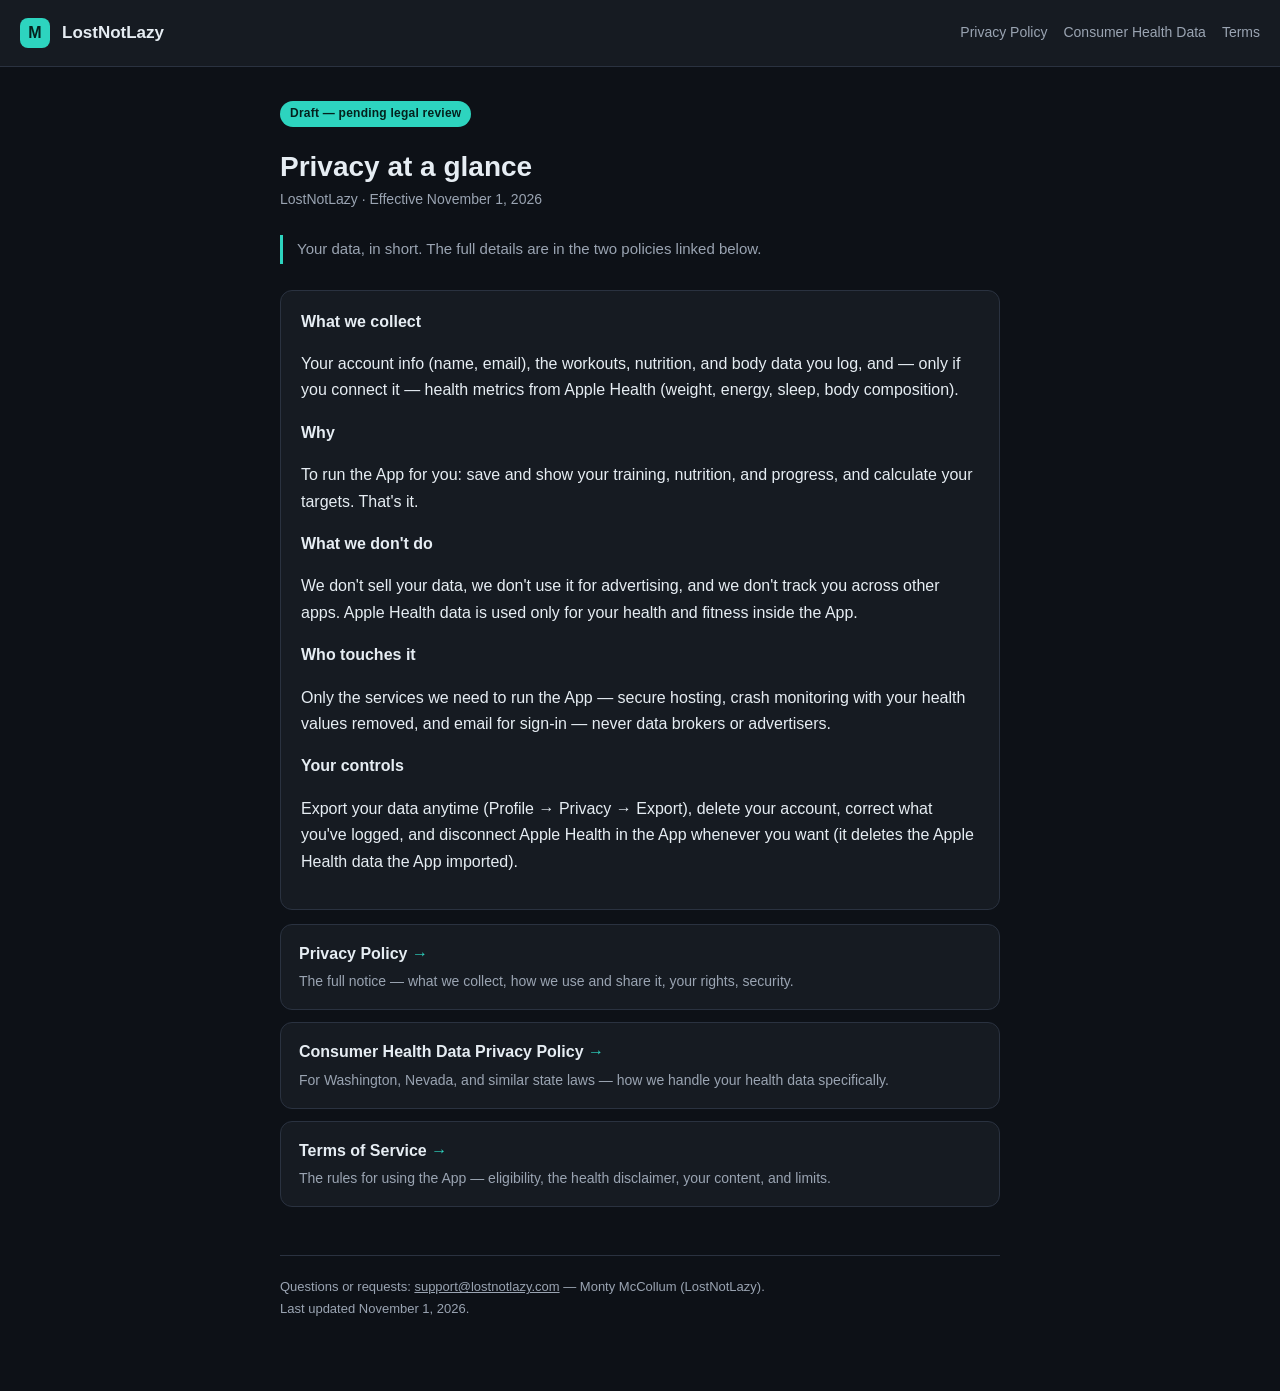
<file: index.html>
<!doctype html>
<html lang="en">
<head>
<meta charset="utf-8" />
<meta name="viewport" content="width=device-width, initial-scale=1" />
<title>LostNotLazy — Privacy</title>
<meta name="description" content="LostNotLazy privacy — what we collect, why, and your controls." />
<link rel="stylesheet" href="style.css" />
</head>
<body>
<header class="site">
  <span class="mark">M</span>
  <span class="name">LostNotLazy</span>
  <nav>
    <a href="privacy.html">Privacy Policy</a>
    <a href="consumer-health-data.html">Consumer Health Data</a>
    <a href="terms.html">Terms</a>
  </nav>
</header>

<div class="wrap">
  <span class="draft">Draft — pending legal review</span>
  <h1>Privacy at a glance</h1>
  <p class="eff">LostNotLazy · Effective November 1, 2026</p>

  <p class="lead">Your data, in short. The full details are in the two policies linked below.</p>

  <div class="card">
    <h3>What we collect</h3>
    <p>Your account info (name, email), the workouts, nutrition, and body data you log, and — only if you
    connect it — health metrics from Apple Health (weight, energy, sleep, body composition).</p>
    <h3>Why</h3>
    <p>To run the App for you: save and show your training, nutrition, and progress, and calculate your
    targets. That's it.</p>
    <h3>What we don't do</h3>
    <p>We don't sell your data, we don't use it for advertising, and we don't track you across other apps.
    Apple Health data is used only for your health and fitness inside the App.</p>
    <h3>Who touches it</h3>
    <p>Only the services we need to run the App — secure hosting, crash monitoring with your health values
    removed, and email for sign-in — never data brokers or advertisers.</p>
    <h3>Your controls</h3>
    <p>Export your data anytime (Profile → Privacy → Export), delete your account, correct what you've logged,
    and disconnect Apple Health in the App whenever you want (it deletes the Apple Health data the App imported).</p>
  </div>

  <a class="cta" href="privacy.html">
    <div class="t">Privacy Policy</div>
    <div class="d">The full notice — what we collect, how we use and share it, your rights, security.</div>
  </a>
  <a class="cta" href="consumer-health-data.html">
    <div class="t">Consumer Health Data Privacy Policy</div>
    <div class="d">For Washington, Nevada, and similar state laws — how we handle your health data specifically.</div>
  </a>
  <a class="cta" href="terms.html">
    <div class="t">Terms of Service</div>
    <div class="d">The rules for using the App — eligibility, the health disclaimer, your content, and limits.</div>
  </a>

  <div class="footer">
    Questions or requests: <a href="mailto:support@lostnotlazy.com">support@lostnotlazy.com</a> — Monty McCollum (LostNotLazy).<br />
    Last updated November 1, 2026.
  </div>
</div>
</body>
</html>
</file>
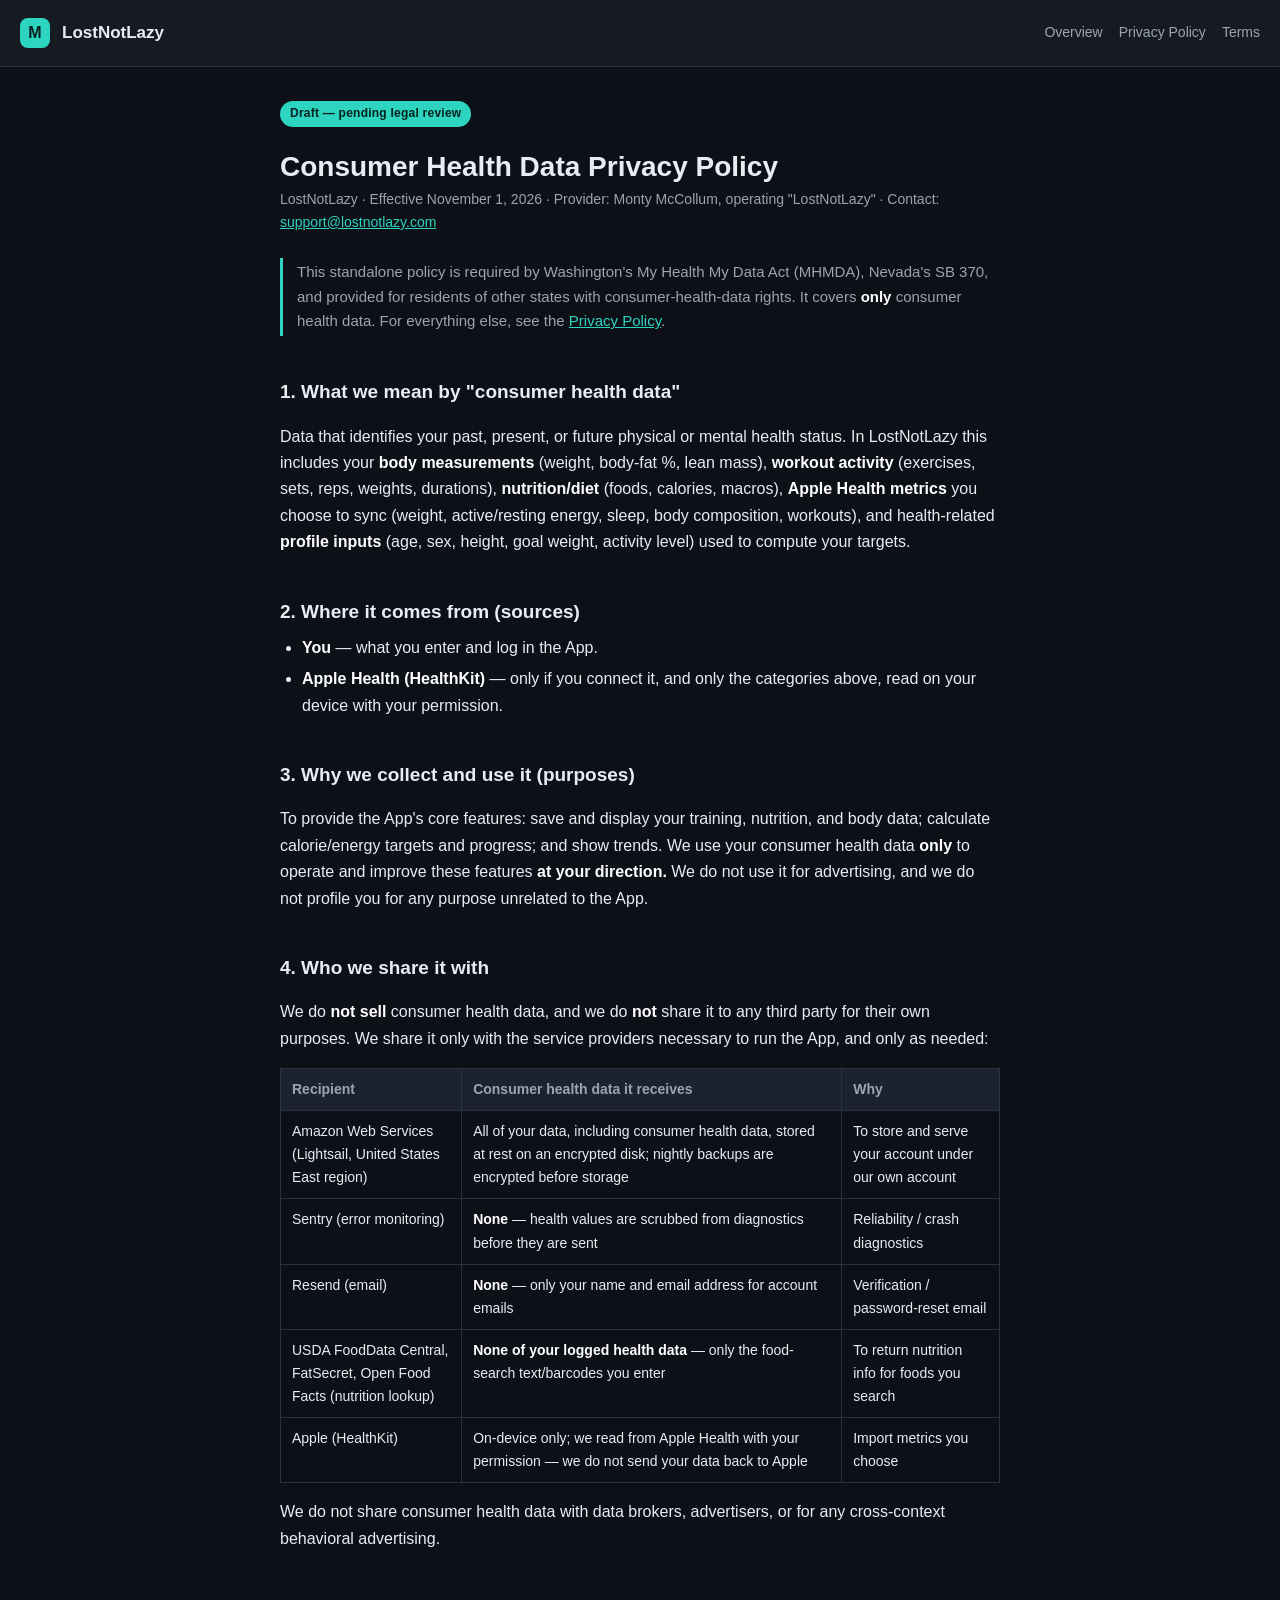
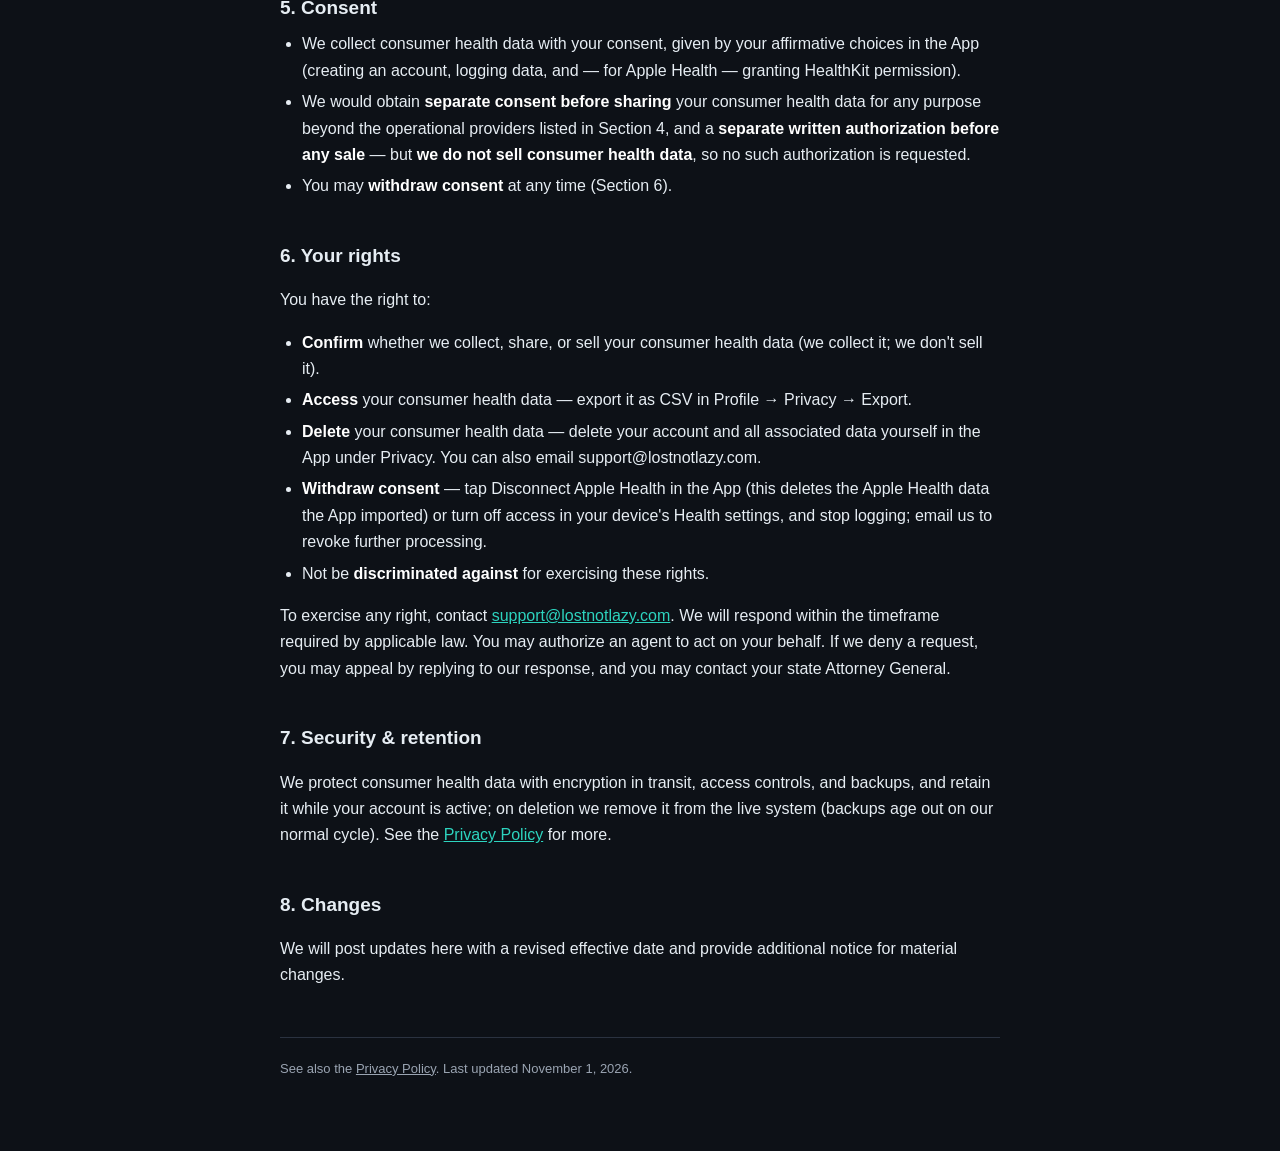
<file: consumer-health-data.html>
<!doctype html>
<html lang="en">
<head>
<meta charset="utf-8" />
<meta name="viewport" content="width=device-width, initial-scale=1" />
<title>Consumer Health Data Privacy Policy — LostNotLazy</title>
<meta name="description" content="LostNotLazy Consumer Health Data Privacy Policy (Washington MHMDA, Nevada, and similar)." />
<link rel="stylesheet" href="style.css" />
</head>
<body>
<header class="site">
  <span class="mark">M</span>
  <span class="name">LostNotLazy</span>
  <nav>
    <a href="index.html">Overview</a>
    <a href="privacy.html">Privacy Policy</a>
    <a href="terms.html">Terms</a>
  </nav>
</header>

<div class="wrap">
  <span class="draft">Draft — pending legal review</span>
  <h1>Consumer Health Data Privacy Policy</h1>
  <p class="eff">LostNotLazy · Effective November 1, 2026 · Provider: Monty McCollum, operating "LostNotLazy" · Contact: <a href="mailto:support@lostnotlazy.com">support@lostnotlazy.com</a></p>

  <p class="lead">This standalone policy is required by Washington's My Health My Data Act (MHMDA), Nevada's
  SB 370, and provided for residents of other states with consumer-health-data rights. It covers
  <strong>only</strong> consumer health data. For everything else, see the
  <a href="privacy.html">Privacy Policy</a>.</p>

  <h2>1. What we mean by "consumer health data"</h2>
  <p>Data that identifies your past, present, or future physical or mental health status. In LostNotLazy this
  includes your <strong>body measurements</strong> (weight, body-fat %, lean mass), <strong>workout
  activity</strong> (exercises, sets, reps, weights, durations), <strong>nutrition/diet</strong> (foods,
  calories, macros), <strong>Apple Health metrics</strong> you choose to sync (weight, active/resting energy,
  sleep, body composition, workouts), and health-related <strong>profile inputs</strong> (age, sex, height,
  goal weight, activity level) used to compute your targets.</p>

  <h2>2. Where it comes from (sources)</h2>
  <ul>
    <li><strong>You</strong> — what you enter and log in the App.</li>
    <li><strong>Apple Health (HealthKit)</strong> — only if you connect it, and only the categories above, read on your device with your permission.</li>
  </ul>

  <h2>3. Why we collect and use it (purposes)</h2>
  <p>To provide the App's core features: save and display your training, nutrition, and body data; calculate
  calorie/energy targets and progress; and show trends. We use your consumer health data <strong>only</strong>
  to operate and improve these features <strong>at your direction.</strong> We do not use it for advertising,
  and we do not profile you for any purpose unrelated to the App.</p>

  <h2>4. Who we share it with</h2>
  <p>We do <strong>not sell</strong> consumer health data, and we do <strong>not</strong> share it to any third
  party for their own purposes. We share it only with the service providers necessary to run the App, and only
  as needed:</p>
  <table>
    <thead><tr><th>Recipient</th><th>Consumer health data it receives</th><th>Why</th></tr></thead>
    <tbody>
      <tr><td>Amazon Web Services (Lightsail, United States East region)</td><td>All of your data, including consumer health data, stored at rest on an encrypted disk; nightly backups are encrypted before storage</td><td>To store and serve your account under our own account</td></tr>
      <tr><td>Sentry (error monitoring)</td><td><strong>None</strong> — health values are scrubbed from diagnostics before they are sent</td><td>Reliability / crash diagnostics</td></tr>
      <tr><td>Resend (email)</td><td><strong>None</strong> — only your name and email address for account emails</td><td>Verification / password-reset email</td></tr>
      <tr><td>USDA FoodData Central, FatSecret, Open Food Facts (nutrition lookup)</td><td><strong>None of your logged health data</strong> — only the food-search text/barcodes you enter</td><td>To return nutrition info for foods you search</td></tr>
      <tr><td>Apple (HealthKit)</td><td>On-device only; we read from Apple Health with your permission — we do not send your data back to Apple</td><td>Import metrics you choose</td></tr>
    </tbody>
  </table>
  <p>We do not share consumer health data with data brokers, advertisers, or for any cross-context behavioral
  advertising.</p>

  <h2>5. Consent</h2>
  <ul>
    <li>We collect consumer health data with your consent, given by your affirmative choices in the App (creating an account, logging data, and — for Apple Health — granting HealthKit permission).</li>
    <li>We would obtain <strong>separate consent before sharing</strong> your consumer health data for any purpose beyond the operational providers listed in Section 4, and a <strong>separate written authorization before any sale</strong> — but <strong>we do not sell consumer health data</strong>, so no such authorization is requested.</li>
    <li>You may <strong>withdraw consent</strong> at any time (Section 6).</li>
  </ul>

  <h2>6. Your rights</h2>
  <p>You have the right to:</p>
  <ul>
    <li><strong>Confirm</strong> whether we collect, share, or sell your consumer health data (we collect it; we don't sell it).</li>
    <li><strong>Access</strong> your consumer health data — export it as CSV in Profile → Privacy → Export.</li>
    <li><strong>Delete</strong> your consumer health data — delete your account and all associated data yourself in the App under Privacy. You can also email support@lostnotlazy.com.</li>
    <li><strong>Withdraw consent</strong> — tap Disconnect Apple Health in the App (this deletes the Apple Health data the App imported) or turn off access in your device's Health settings, and stop logging; email us to revoke further processing.</li>
    <li>Not be <strong>discriminated against</strong> for exercising these rights.</li>
  </ul>
  <p>To exercise any right, contact <a href="mailto:support@lostnotlazy.com">support@lostnotlazy.com</a>.
  We will respond within the timeframe required by applicable law. You may authorize an agent to act on your
  behalf. If we deny a request, you may appeal by replying to our response, and you may contact your state
  Attorney General.</p>

  <h2>7. Security &amp; retention</h2>
  <p>We protect consumer health data with encryption in transit, access controls, and backups, and retain it
  while your account is active; on deletion we remove it from the live system (backups age out on our normal
  cycle). See the <a href="privacy.html">Privacy Policy</a> for more.</p>

  <h2>8. Changes</h2>
  <p>We will post updates here with a revised effective date and provide additional notice for material
  changes.</p>

  <div class="footer">
    See also the <a href="privacy.html">Privacy Policy</a>. Last updated November 1, 2026.
  </div>
</div>
</body>
</html>
</file>
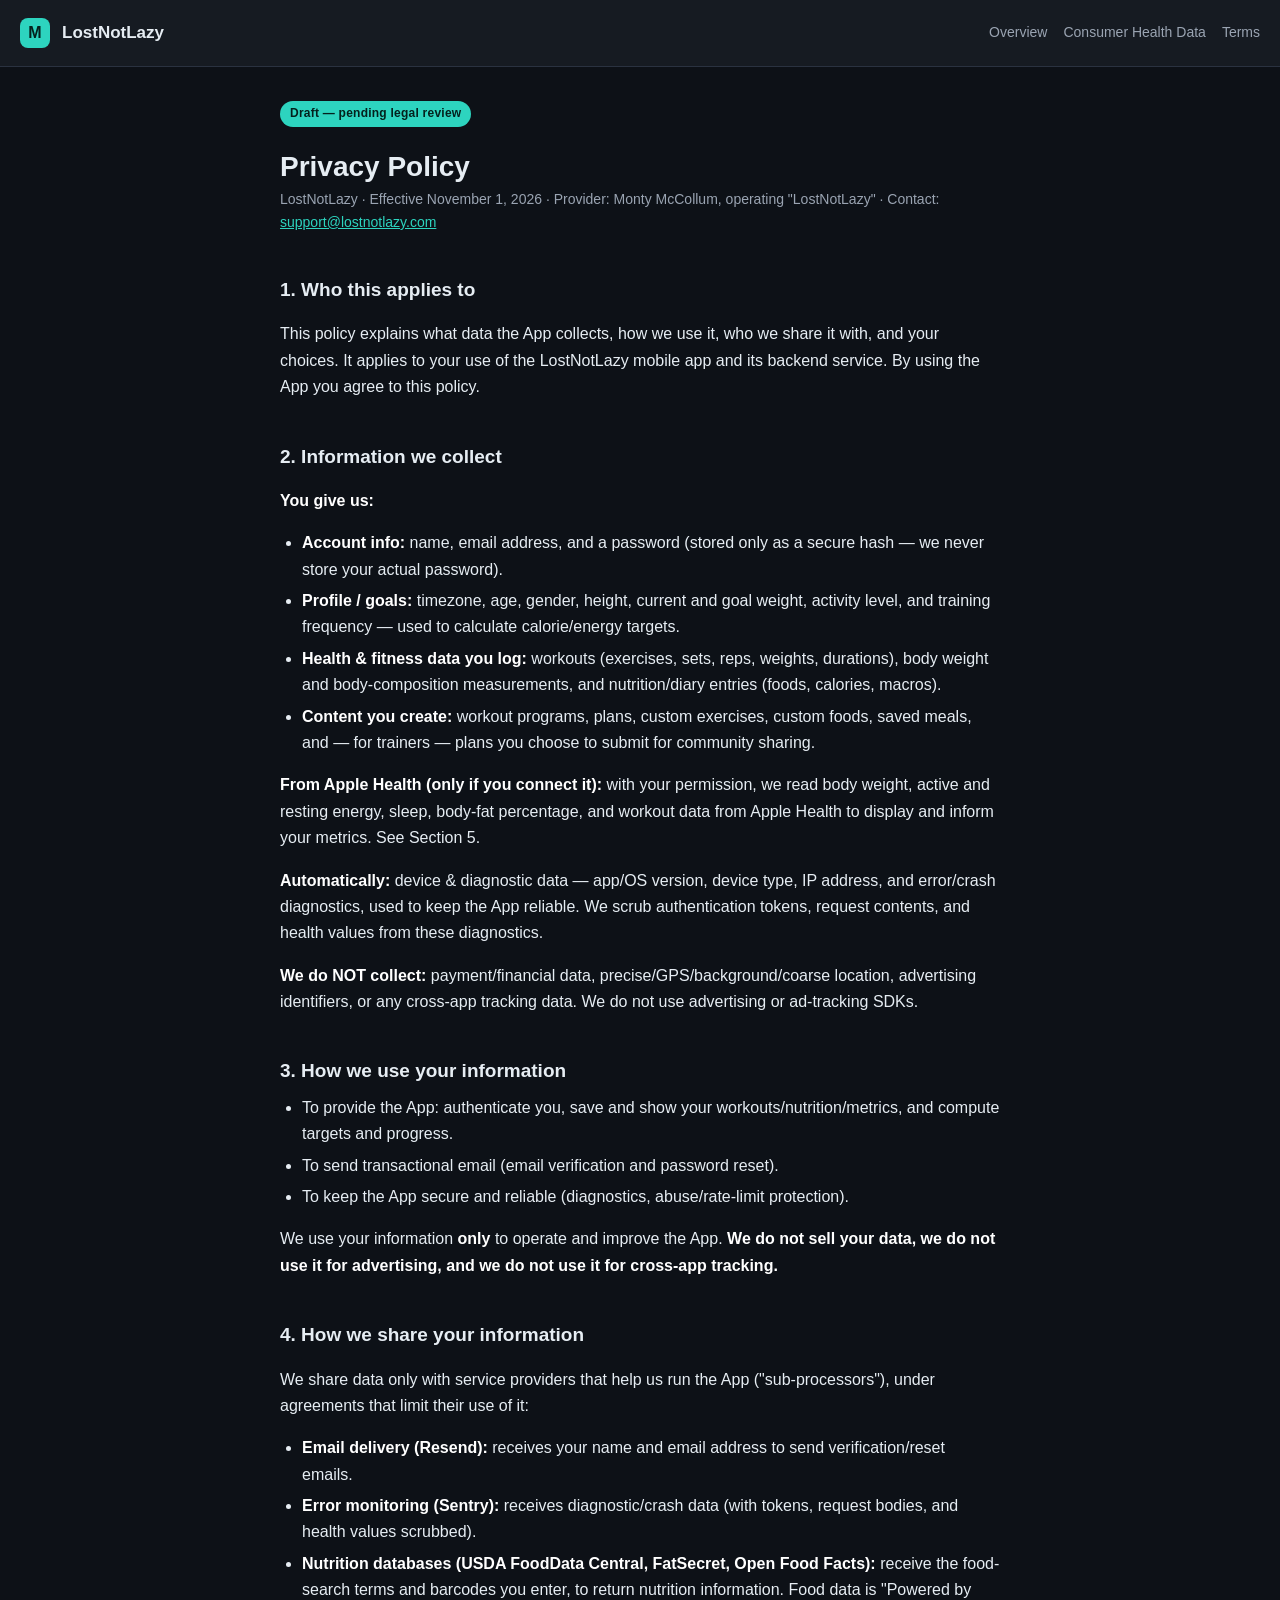
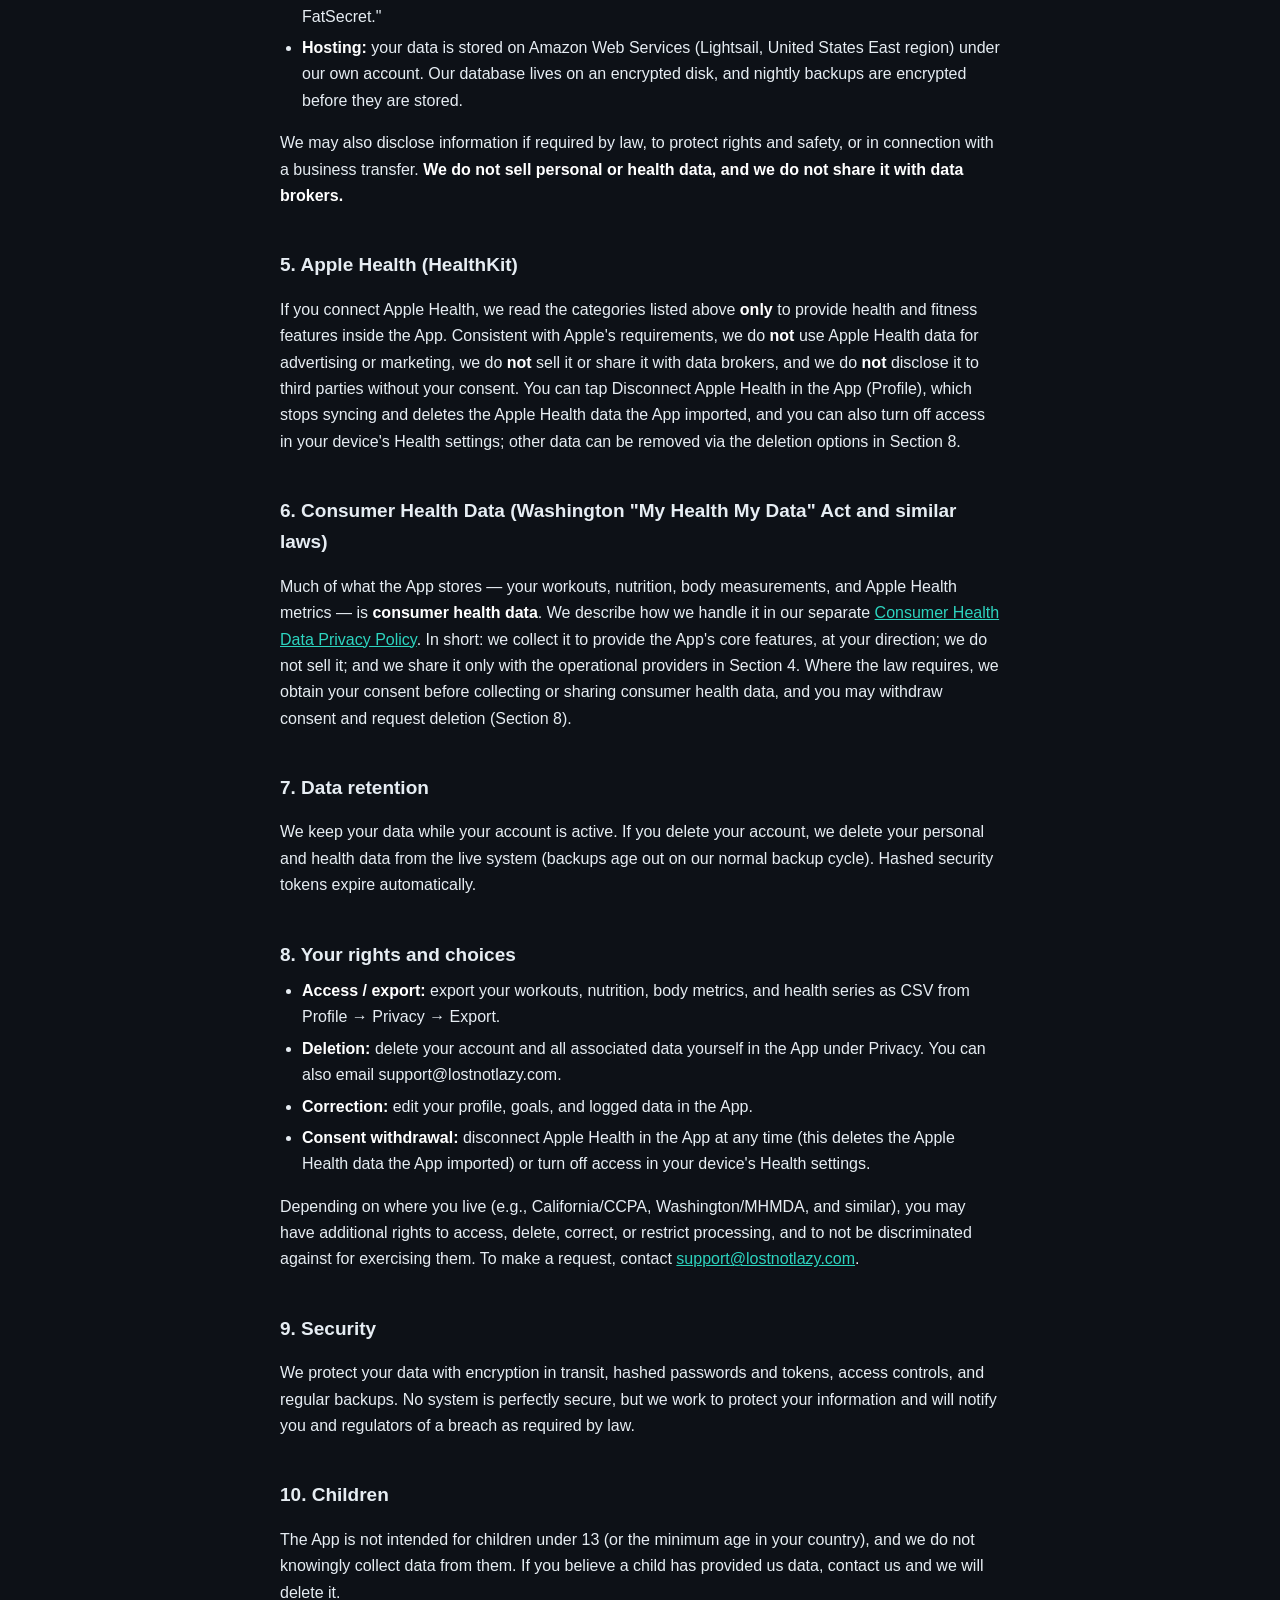
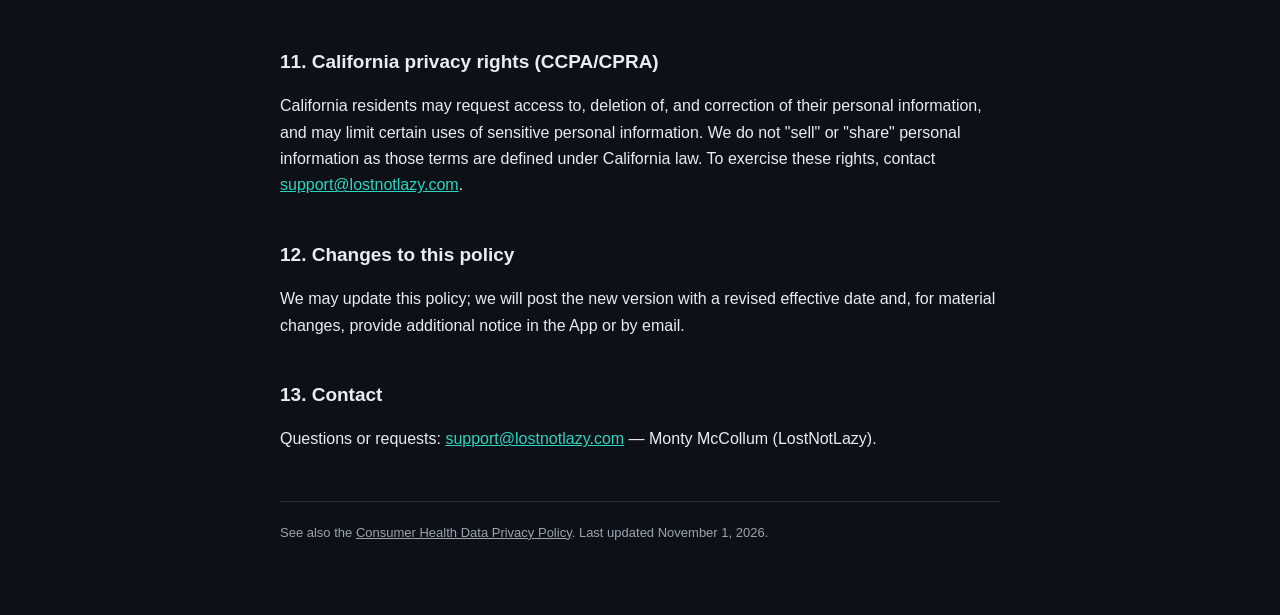
<file: privacy.html>
<!doctype html>
<html lang="en">
<head>
<meta charset="utf-8" />
<meta name="viewport" content="width=device-width, initial-scale=1" />
<title>Privacy Policy — LostNotLazy</title>
<meta name="description" content="LostNotLazy Privacy Policy." />
<link rel="stylesheet" href="style.css" />
</head>
<body>
<header class="site">
  <span class="mark">M</span>
  <span class="name">LostNotLazy</span>
  <nav>
    <a href="index.html">Overview</a>
    <a href="consumer-health-data.html">Consumer Health Data</a>
    <a href="terms.html">Terms</a>
  </nav>
</header>

<div class="wrap">
  <span class="draft">Draft — pending legal review</span>
  <h1>Privacy Policy</h1>
  <p class="eff">LostNotLazy · Effective November 1, 2026 · Provider: Monty McCollum, operating "LostNotLazy" · Contact: <a href="mailto:support@lostnotlazy.com">support@lostnotlazy.com</a></p>

  <h2>1. Who this applies to</h2>
  <p>This policy explains what data the App collects, how we use it, who we share it with, and your choices.
  It applies to your use of the LostNotLazy mobile app and its backend service. By using the App you agree to
  this policy.</p>

  <h2>2. Information we collect</h2>
  <p><strong>You give us:</strong></p>
  <ul>
    <li><strong>Account info:</strong> name, email address, and a password (stored only as a secure hash — we never store your actual password).</li>
    <li><strong>Profile / goals:</strong> timezone, age, gender, height, current and goal weight, activity level, and training frequency — used to calculate calorie/energy targets.</li>
    <li><strong>Health &amp; fitness data you log:</strong> workouts (exercises, sets, reps, weights, durations), body weight and body-composition measurements, and nutrition/diary entries (foods, calories, macros).</li>
    <li><strong>Content you create:</strong> workout programs, plans, custom exercises, custom foods, saved meals, and — for trainers — plans you choose to submit for community sharing.</li>
  </ul>
  <p><strong>From Apple Health (only if you connect it):</strong> with your permission, we read body weight,
  active and resting energy, sleep, body-fat percentage, and workout data from Apple Health to display and
  inform your metrics. See Section 5.</p>
  <p><strong>Automatically:</strong> device &amp; diagnostic data — app/OS version, device type, IP address,
  and error/crash diagnostics, used to keep the App reliable. We scrub authentication tokens, request
  contents, and health values from these diagnostics.</p>
  <p><strong>We do NOT collect:</strong> payment/financial data, precise/GPS/background/coarse location,
  advertising identifiers, or any cross-app tracking data. We do not use advertising or ad-tracking SDKs.</p>

  <h2>3. How we use your information</h2>
  <ul>
    <li>To provide the App: authenticate you, save and show your workouts/nutrition/metrics, and compute targets and progress.</li>
    <li>To send transactional email (email verification and password reset).</li>
    <li>To keep the App secure and reliable (diagnostics, abuse/rate-limit protection).</li>
  </ul>
  <p>We use your information <strong>only</strong> to operate and improve the App. <strong>We do not sell your
  data, we do not use it for advertising, and we do not use it for cross-app tracking.</strong></p>

  <h2>4. How we share your information</h2>
  <p>We share data only with service providers that help us run the App ("sub-processors"), under agreements
  that limit their use of it:</p>
  <ul>
    <li><strong>Email delivery (Resend):</strong> receives your name and email address to send verification/reset emails.</li>
    <li><strong>Error monitoring (Sentry):</strong> receives diagnostic/crash data (with tokens, request bodies, and health values scrubbed).</li>
    <li><strong>Nutrition databases (USDA FoodData Central, FatSecret, Open Food Facts):</strong> receive the food-search terms and barcodes you enter, to return nutrition information. Food data is "Powered by FatSecret."</li>
    <li><strong>Hosting:</strong> your data is stored on Amazon Web Services (Lightsail, United States East region) under our own account. Our database lives on an encrypted disk, and nightly backups are encrypted before they are stored.</li>
  </ul>
  <p>We may also disclose information if required by law, to protect rights and safety, or in connection with a
  business transfer. <strong>We do not sell personal or health data, and we do not share it with data
  brokers.</strong></p>

  <h2>5. Apple Health (HealthKit)</h2>
  <p>If you connect Apple Health, we read the categories listed above <strong>only</strong> to provide health
  and fitness features inside the App. Consistent with Apple's requirements, we do <strong>not</strong> use
  Apple Health data for advertising or marketing, we do <strong>not</strong> sell it or share it with data
  brokers, and we do <strong>not</strong> disclose it to third parties without your consent. You can tap
  Disconnect Apple Health in the App (Profile), which stops syncing and deletes the Apple Health data the App
  imported, and you can also turn off access in your device's Health settings; other data can be removed via
  the deletion options in Section 8.</p>

  <h2>6. Consumer Health Data (Washington "My Health My Data" Act and similar laws)</h2>
  <p>Much of what the App stores — your workouts, nutrition, body measurements, and Apple Health metrics — is
  <strong>consumer health data</strong>. We describe how we handle it in our separate
  <a href="consumer-health-data.html">Consumer Health Data Privacy Policy</a>. In short: we collect it to
  provide the App's core features, at your direction; we do not sell it; and we share it only with the
  operational providers in Section 4. Where the law requires, we obtain your consent before collecting or
  sharing consumer health data, and you may withdraw consent and request deletion (Section 8).</p>

  <h2>7. Data retention</h2>
  <p>We keep your data while your account is active. If you delete your account, we delete your personal and
  health data from the live system (backups age out on our normal backup cycle). Hashed security tokens expire
  automatically.</p>

  <h2>8. Your rights and choices</h2>
  <ul>
    <li><strong>Access / export:</strong> export your workouts, nutrition, body metrics, and health series as CSV from Profile → Privacy → Export.</li>
    <li><strong>Deletion:</strong> delete your account and all associated data yourself in the App under Privacy. You can also email support@lostnotlazy.com.</li>
    <li><strong>Correction:</strong> edit your profile, goals, and logged data in the App.</li>
    <li><strong>Consent withdrawal:</strong> disconnect Apple Health in the App at any time (this deletes the Apple Health data the App imported) or turn off access in your device's Health settings.</li>
  </ul>
  <p>Depending on where you live (e.g., California/CCPA, Washington/MHMDA, and similar), you may have
  additional rights to access, delete, correct, or restrict processing, and to not be discriminated against
  for exercising them. To make a request, contact <a href="mailto:support@lostnotlazy.com">support@lostnotlazy.com</a>.</p>

  <h2>9. Security</h2>
  <p>We protect your data with encryption in transit, hashed passwords and tokens, access controls, and regular
  backups. No system is perfectly secure, but we work to protect your information and will notify you and
  regulators of a breach as required by law.</p>

  <h2>10. Children</h2>
  <p>The App is not intended for children under 13 (or the minimum age in your country), and we do not
  knowingly collect data from them. If you believe a child has provided us data, contact us and we will delete
  it.</p>

  <h2>11. California privacy rights (CCPA/CPRA)</h2>
  <p>California residents may request access to, deletion of, and correction of their personal information, and
  may limit certain uses of sensitive personal information. We do not "sell" or "share" personal information as
  those terms are defined under California law. To exercise these rights, contact
  <a href="mailto:support@lostnotlazy.com">support@lostnotlazy.com</a>.</p>

  <h2>12. Changes to this policy</h2>
  <p>We may update this policy; we will post the new version with a revised effective date and, for material
  changes, provide additional notice in the App or by email.</p>

  <h2>13. Contact</h2>
  <p>Questions or requests: <a href="mailto:support@lostnotlazy.com">support@lostnotlazy.com</a> — Monty
  McCollum (LostNotLazy).</p>

  <div class="footer">
    See also the <a href="consumer-health-data.html">Consumer Health Data Privacy Policy</a>. Last updated November 1, 2026.
  </div>
</div>
</body>
</html>
</file>
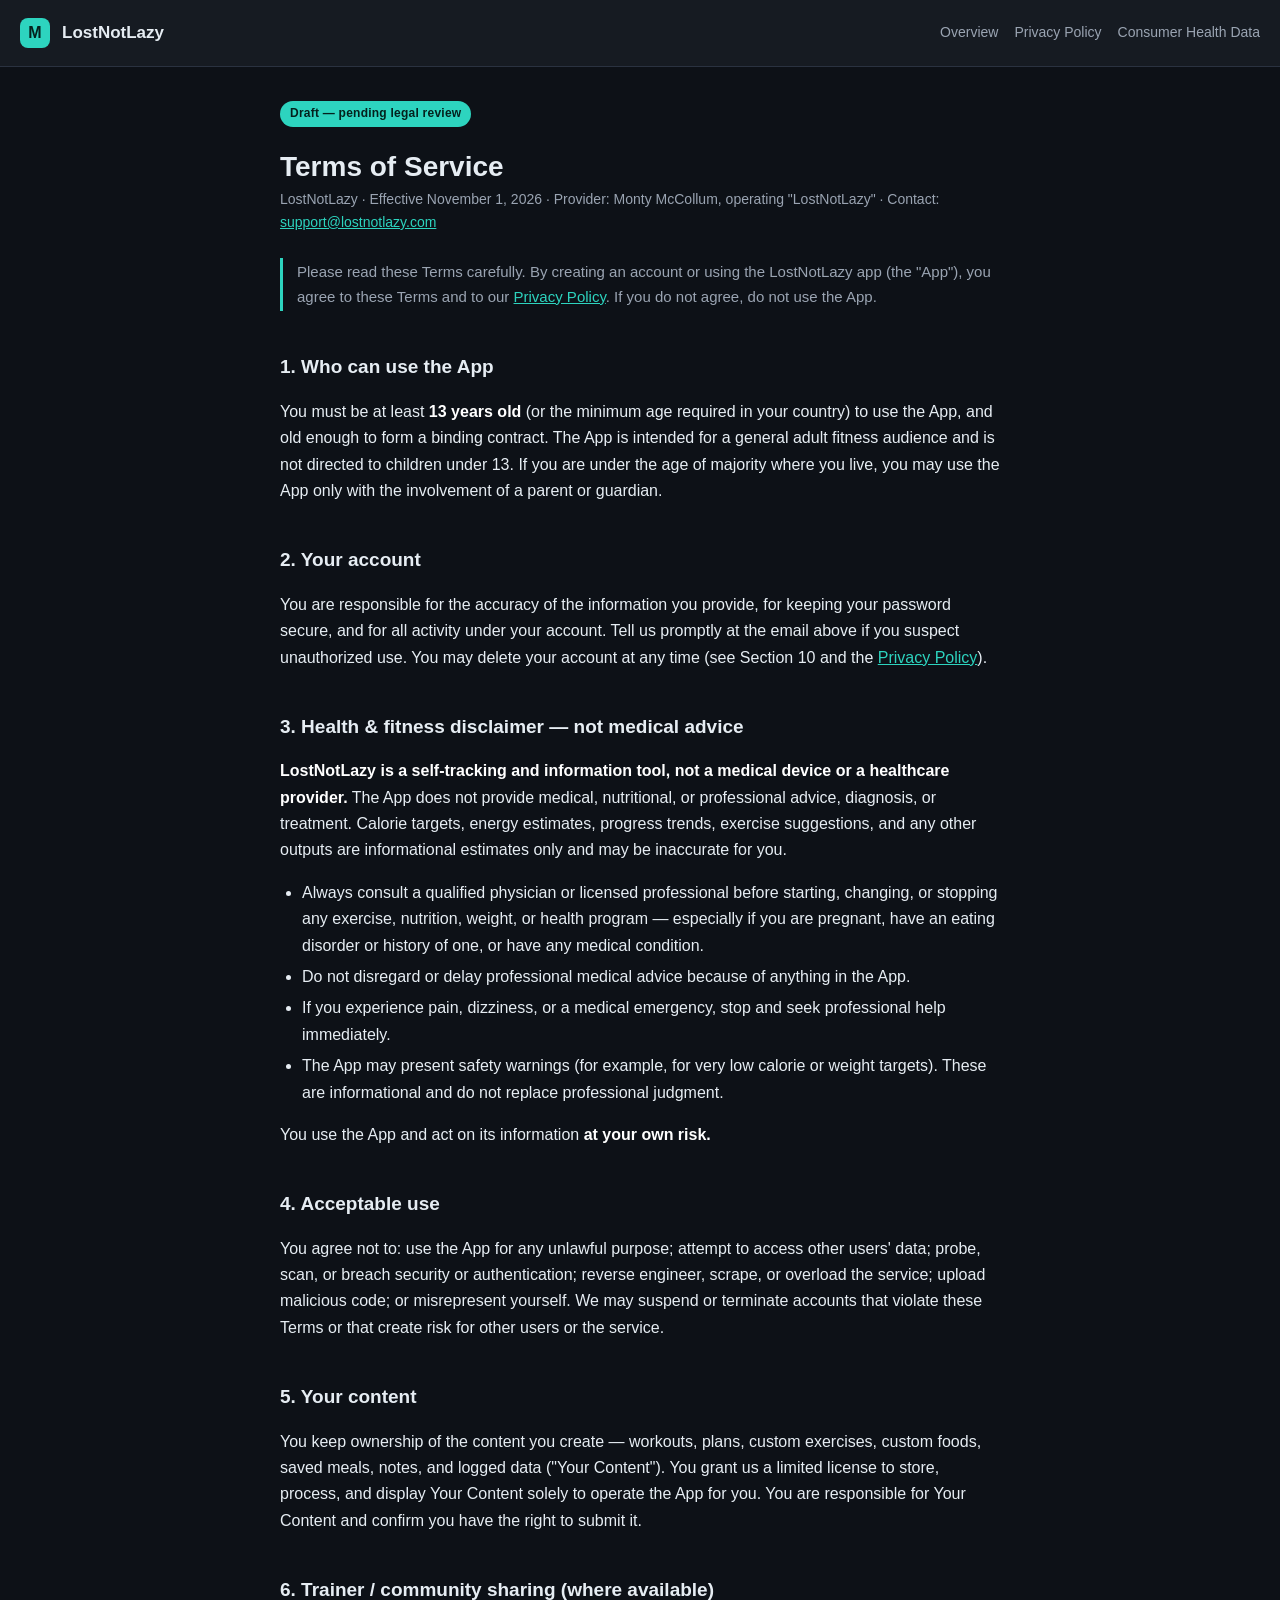
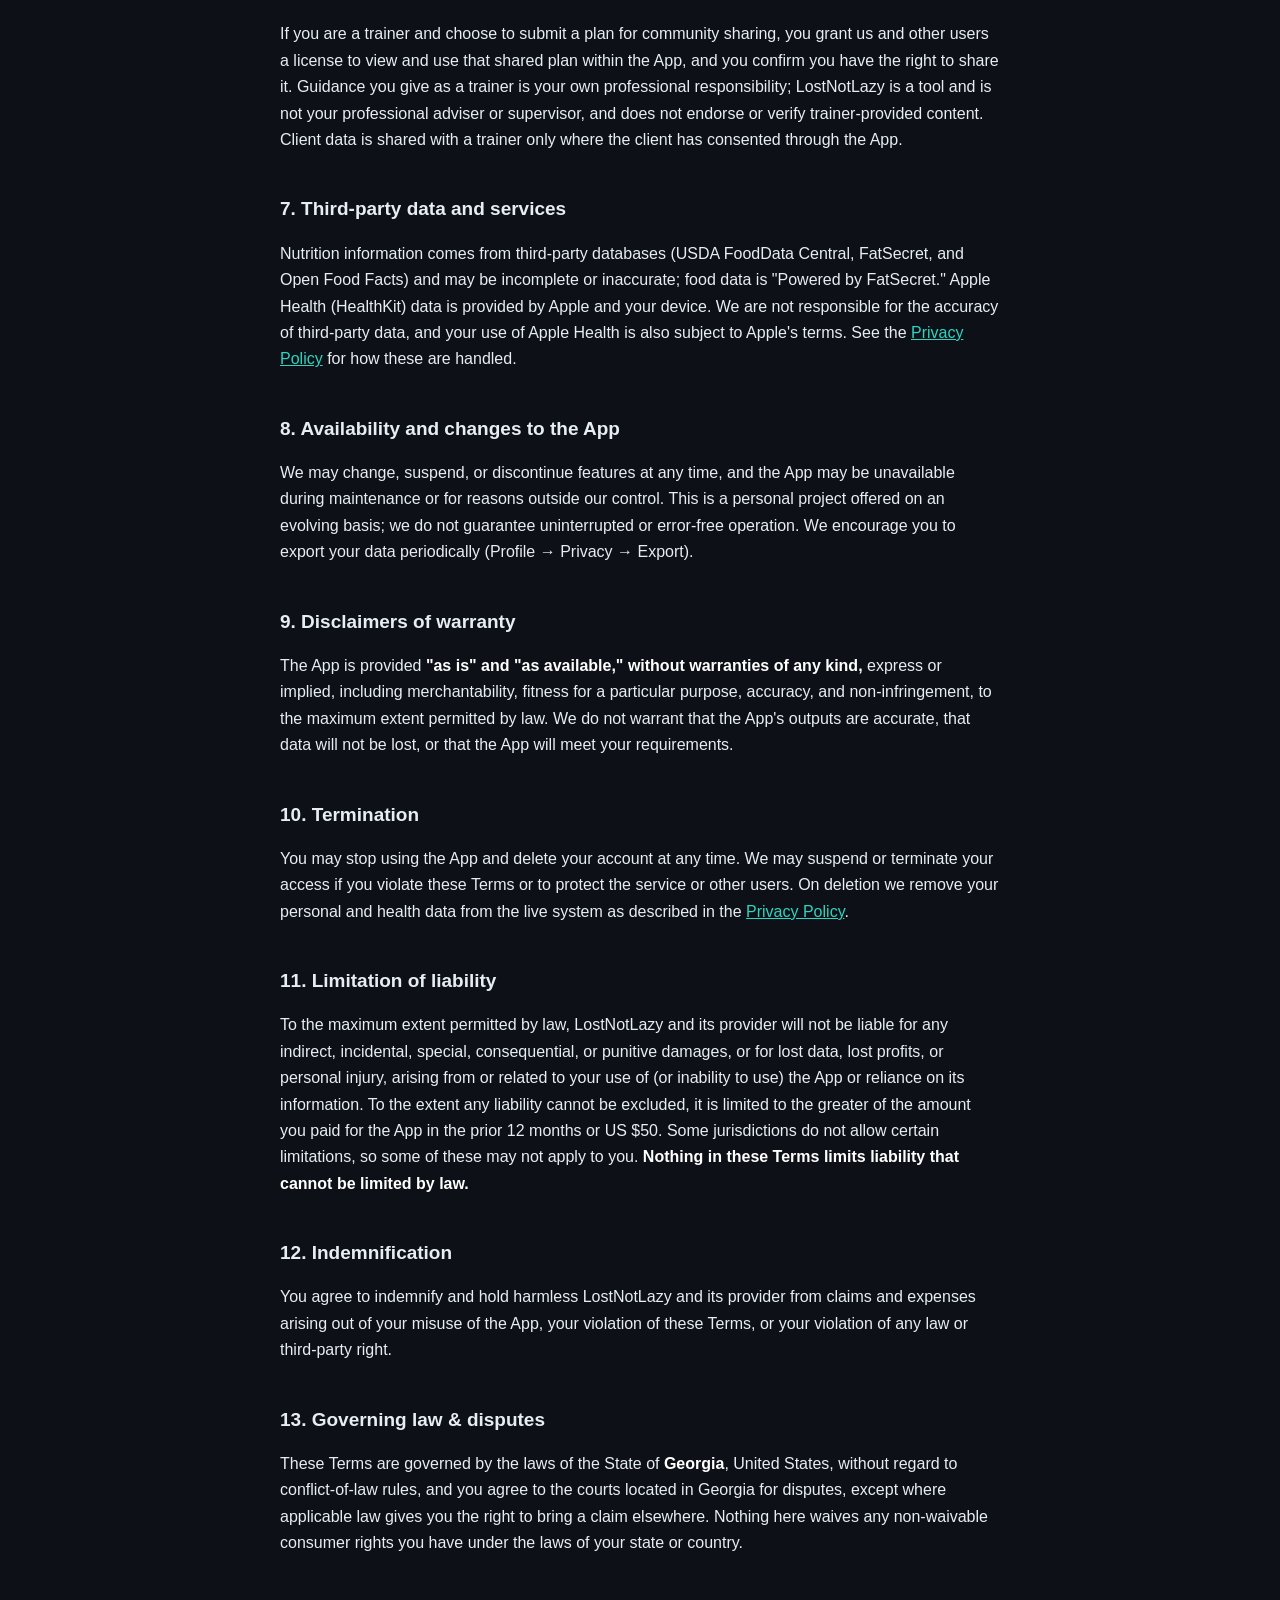
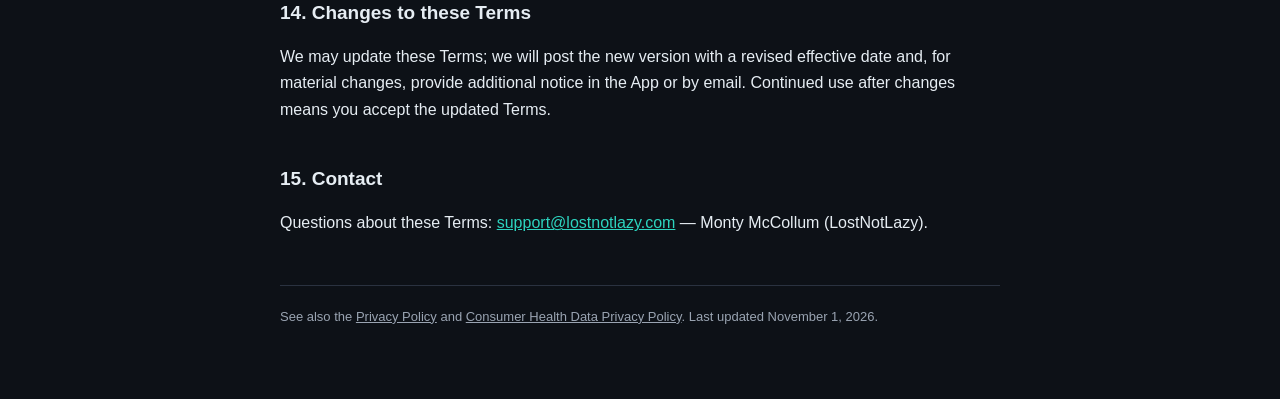
<file: terms.html>
<!doctype html>
<html lang="en">
<head>
<meta charset="utf-8" />
<meta name="viewport" content="width=device-width, initial-scale=1" />
<title>Terms of Service — LostNotLazy</title>
<meta name="description" content="LostNotLazy Terms of Service." />
<link rel="stylesheet" href="style.css" />
</head>
<body>
<header class="site">
  <span class="mark">M</span>
  <span class="name">LostNotLazy</span>
  <nav>
    <a href="index.html">Overview</a>
    <a href="privacy.html">Privacy Policy</a>
    <a href="consumer-health-data.html">Consumer Health Data</a>
  </nav>
</header>

<div class="wrap">
  <span class="draft">Draft — pending legal review</span>
  <h1>Terms of Service</h1>
  <p class="eff">LostNotLazy · Effective November 1, 2026 · Provider: Monty McCollum, operating "LostNotLazy" · Contact: <a href="mailto:support@lostnotlazy.com">support@lostnotlazy.com</a></p>

  <p class="lead">Please read these Terms carefully. By creating an account or using the LostNotLazy
  app (the "App"), you agree to these Terms and to our
  <a href="privacy.html">Privacy Policy</a>. If you do not agree, do not use the App.</p>

  <h2>1. Who can use the App</h2>
  <p>You must be at least <strong>13 years old</strong> (or the minimum age required in your country)
  to use the App, and old enough to form a binding contract. The App is intended for a general adult
  fitness audience and is not directed to children under 13. If you are under the age of majority
  where you live, you may use the App only with the involvement of a parent or guardian.</p>

  <h2>2. Your account</h2>
  <p>You are responsible for the accuracy of the information you provide, for keeping your password
  secure, and for all activity under your account. Tell us promptly at the email above if you suspect
  unauthorized use. You may delete your account at any time (see Section 10 and the
  <a href="privacy.html">Privacy Policy</a>).</p>

  <h2>3. Health &amp; fitness disclaimer — not medical advice</h2>
  <p><strong>LostNotLazy is a self-tracking and information tool, not a medical device or a
  healthcare provider.</strong> The App does not provide medical, nutritional, or professional
  advice, diagnosis, or treatment. Calorie targets, energy estimates, progress trends, exercise
  suggestions, and any other outputs are informational estimates only and may be inaccurate for you.</p>
  <ul>
    <li>Always consult a qualified physician or licensed professional before starting, changing, or
    stopping any exercise, nutrition, weight, or health program — especially if you are pregnant,
    have an eating disorder or history of one, or have any medical condition.</li>
    <li>Do not disregard or delay professional medical advice because of anything in the App.</li>
    <li>If you experience pain, dizziness, or a medical emergency, stop and seek professional help
    immediately.</li>
    <li>The App may present safety warnings (for example, for very low calorie or weight targets).
    These are informational and do not replace professional judgment.</li>
  </ul>
  <p>You use the App and act on its information <strong>at your own risk.</strong></p>

  <h2>4. Acceptable use</h2>
  <p>You agree not to: use the App for any unlawful purpose; attempt to access other users' data;
  probe, scan, or breach security or authentication; reverse engineer, scrape, or overload the
  service; upload malicious code; or misrepresent yourself. We may suspend or terminate accounts
  that violate these Terms or that create risk for other users or the service.</p>

  <h2>5. Your content</h2>
  <p>You keep ownership of the content you create — workouts, plans, custom exercises, custom foods,
  saved meals, notes, and logged data ("Your Content"). You grant us a limited license to store,
  process, and display Your Content solely to operate the App for you. You are responsible for Your
  Content and confirm you have the right to submit it.</p>

  <h2>6. Trainer / community sharing (where available)</h2>
  <p>If you are a trainer and choose to submit a plan for community sharing, you grant us and other
  users a license to view and use that shared plan within the App, and you confirm you have the right
  to share it. Guidance you give as a trainer is your own professional responsibility; LostNotLazy is
  a tool and is not your professional adviser or supervisor, and does not endorse or verify
  trainer-provided content. Client data is shared with a trainer only where the client has consented
  through the App.</p>

  <h2>7. Third-party data and services</h2>
  <p>Nutrition information comes from third-party databases (USDA FoodData Central, FatSecret, and
  Open Food Facts) and may be incomplete or inaccurate; food data is "Powered by FatSecret." Apple
  Health (HealthKit) data is provided by Apple and your device. We are not responsible for the
  accuracy of third-party data, and your use of Apple Health is also subject to Apple's terms. See the
  <a href="privacy.html">Privacy Policy</a> for how these are handled.</p>

  <h2>8. Availability and changes to the App</h2>
  <p>We may change, suspend, or discontinue features at any time, and the App may be unavailable
  during maintenance or for reasons outside our control. This is a personal project offered on an
  evolving basis; we do not guarantee uninterrupted or error-free operation. We encourage you to
  export your data periodically (Profile → Privacy → Export).</p>

  <h2>9. Disclaimers of warranty</h2>
  <p>The App is provided <strong>"as is" and "as available," without warranties of any kind,</strong>
  express or implied, including merchantability, fitness for a particular purpose, accuracy, and
  non-infringement, to the maximum extent permitted by law. We do not warrant that the App's outputs
  are accurate, that data will not be lost, or that the App will meet your requirements.</p>

  <h2>10. Termination</h2>
  <p>You may stop using the App and delete your account at any time. We may suspend or terminate your
  access if you violate these Terms or to protect the service or other users. On deletion we remove
  your personal and health data from the live system as described in the
  <a href="privacy.html">Privacy Policy</a>.</p>

  <h2>11. Limitation of liability</h2>
  <p>To the maximum extent permitted by law, LostNotLazy and its provider will not be liable for any
  indirect, incidental, special, consequential, or punitive damages, or for lost data, lost profits,
  or personal injury, arising from or related to your use of (or inability to use) the App or reliance
  on its information. To the extent any liability cannot be excluded, it is limited to the greater of
  the amount you paid for the App in the prior 12 months or US $50. Some jurisdictions do not allow
  certain limitations, so some of these may not apply to you. <strong>Nothing in these Terms limits
  liability that cannot be limited by law.</strong></p>

  <h2>12. Indemnification</h2>
  <p>You agree to indemnify and hold harmless LostNotLazy and its provider from claims and expenses
  arising out of your misuse of the App, your violation of these Terms, or your violation of any law
  or third-party right.</p>

  <h2>13. Governing law &amp; disputes</h2>
  <p>These Terms are governed by the laws of the State of <strong>Georgia</strong>, United States,
  without regard to conflict-of-law rules, and you agree to the courts located in Georgia for
  disputes, except where applicable law gives you the right to bring a claim elsewhere. Nothing here
  waives any non-waivable consumer rights you have under the laws of your state or country.</p>

  <h2>14. Changes to these Terms</h2>
  <p>We may update these Terms; we will post the new version with a revised effective date and, for
  material changes, provide additional notice in the App or by email. Continued use after changes
  means you accept the updated Terms.</p>

  <h2>15. Contact</h2>
  <p>Questions about these Terms: <a href="mailto:support@lostnotlazy.com">support@lostnotlazy.com</a>
  — Monty McCollum (LostNotLazy).</p>

  <div class="footer">
    See also the <a href="privacy.html">Privacy Policy</a> and
    <a href="consumer-health-data.html">Consumer Health Data Privacy Policy</a>. Last updated November 1, 2026.
  </div>
</div>
</body>
</html>
</file>
<file: style.css>
:root{
  --bg:#0d1117; --surface:#161b22; --surface-2:#1c2230;
  --text:#e6edf3; --muted:#9aa4b2; --border:#2a3240;
  --accent:#2dd4bf; --accent-dim:#134e4a;
}
*{box-sizing:border-box}
html{-webkit-text-size-adjust:100%}
body{
  margin:0; background:var(--bg); color:var(--text);
  font:16px/1.65 -apple-system,BlinkMacSystemFont,"Segoe UI",Roboto,Helvetica,Arial,sans-serif;
}
.wrap{max-width:760px; margin:0 auto; padding:32px 20px 72px}
header.site{display:flex; align-items:center; gap:12px; padding:18px 20px; border-bottom:1px solid var(--border); background:var(--surface)}
header.site .mark{width:30px;height:30px;border-radius:8px;background:var(--accent);color:#04211d;display:flex;align-items:center;justify-content:center;font-weight:800}
header.site .name{font-weight:700;font-size:17px}
header.site nav{margin-left:auto;display:flex;gap:16px;font-size:14px}
header.site nav a{color:var(--muted);text-decoration:none}
header.site nav a:hover{color:var(--text)}
h1{font-size:28px;line-height:1.25;margin:8px 0 4px}
.eff{color:var(--muted);font-size:14px;margin:0 0 24px}
.draft{display:inline-block;font-size:12px;font-weight:700;color:#04211d;background:var(--accent);border-radius:999px;padding:3px 10px;margin-bottom:14px;letter-spacing:.02em}
h2{font-size:19px;margin:34px 0 8px;padding-top:6px}
h3{font-size:16px;margin:22px 0 6px;color:var(--text)}
p,li{color:var(--text)}
a{color:var(--accent)}
strong{color:#fff}
ul{padding-left:22px;margin:8px 0}
li{margin:5px 0}
.lead{color:var(--muted);font-size:15px;border-left:3px solid var(--accent);padding:2px 0 2px 14px;margin:0 0 26px}
.card{background:var(--surface);border:1px solid var(--border);border-radius:12px;padding:18px 20px;margin:14px 0}
.card h3{margin-top:0}
.cta{display:block;background:var(--surface);border:1px solid var(--border);border-radius:12px;padding:16px 18px;margin:12px 0;text-decoration:none;color:var(--text)}
.cta:hover{border-color:var(--accent)}
.cta .t{font-weight:700;font-size:16px}
.cta .d{color:var(--muted);font-size:14px;margin-top:3px}
.cta .t::after{content:" \2192";color:var(--accent)}
table{width:100%;border-collapse:collapse;margin:14px 0;font-size:14px;display:block;overflow-x:auto}
th,td{border:1px solid var(--border);padding:9px 11px;text-align:left;vertical-align:top}
th{background:var(--surface-2);color:var(--muted);font-weight:600;white-space:nowrap}
.footer{margin-top:48px;padding-top:20px;border-top:1px solid var(--border);color:var(--muted);font-size:13px}
.footer a{color:var(--muted)}
hr{border:none;border-top:1px solid var(--border);margin:28px 0}
</file>
